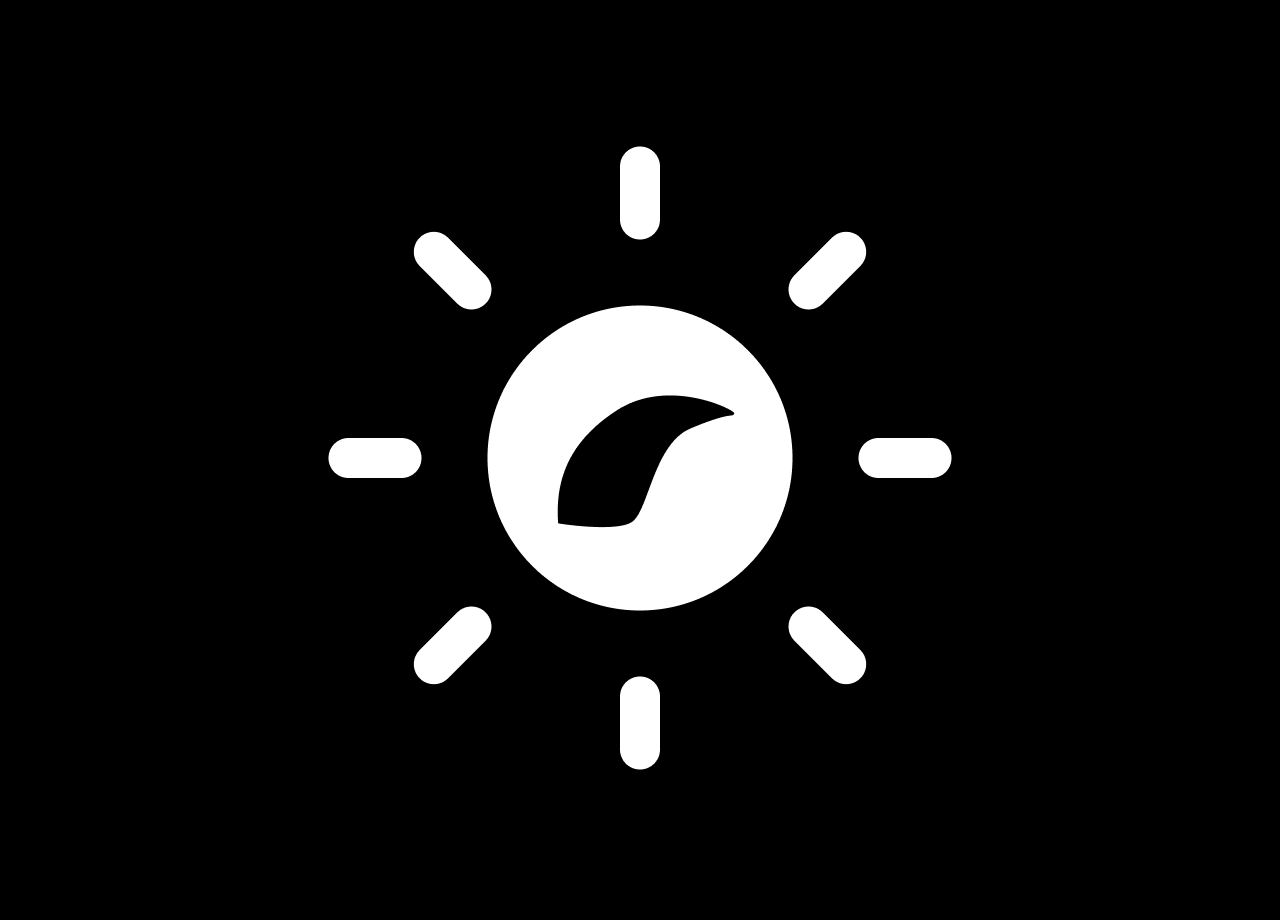
<file: index.html>
<!DOCTYPE html>
<html lang="en">
<head>
	<meta charset="UTF-8">
	<meta name="viewport" content="width=device-width, initial-scale=1.0">
	<title>A time of real...</title>
	<link rel="stylesheet" href="style.css">
</head>
<body>
	<div class="font">
		<img src="resource/real.png">
	</div>
</body>
</html>
</file>
<file: style.css>
@import url('https://fonts.googleapis.com/css2?family=Noto+Sans+KR&display=swap');
@font-face{
    font-family:creepie;
    src:url(resource/font.ttf);
}
html{
    background:black;
    color:white;
    font-family: 'Noto Sans KR', sans-serif;
    
}
.font{
    font-family:creepie;
    margin: auto;
    background-color: black;
    color: white;
    padding: 50px;
    text-align:center;
}
.font h1{
    font-size:42px;
}
.font p{
    font-size:16px;
}
.font a{
	font-size:16px;
	text-decoration:none;
	color:white;
}
.small{
    font-size: 8px;
}
</file>
